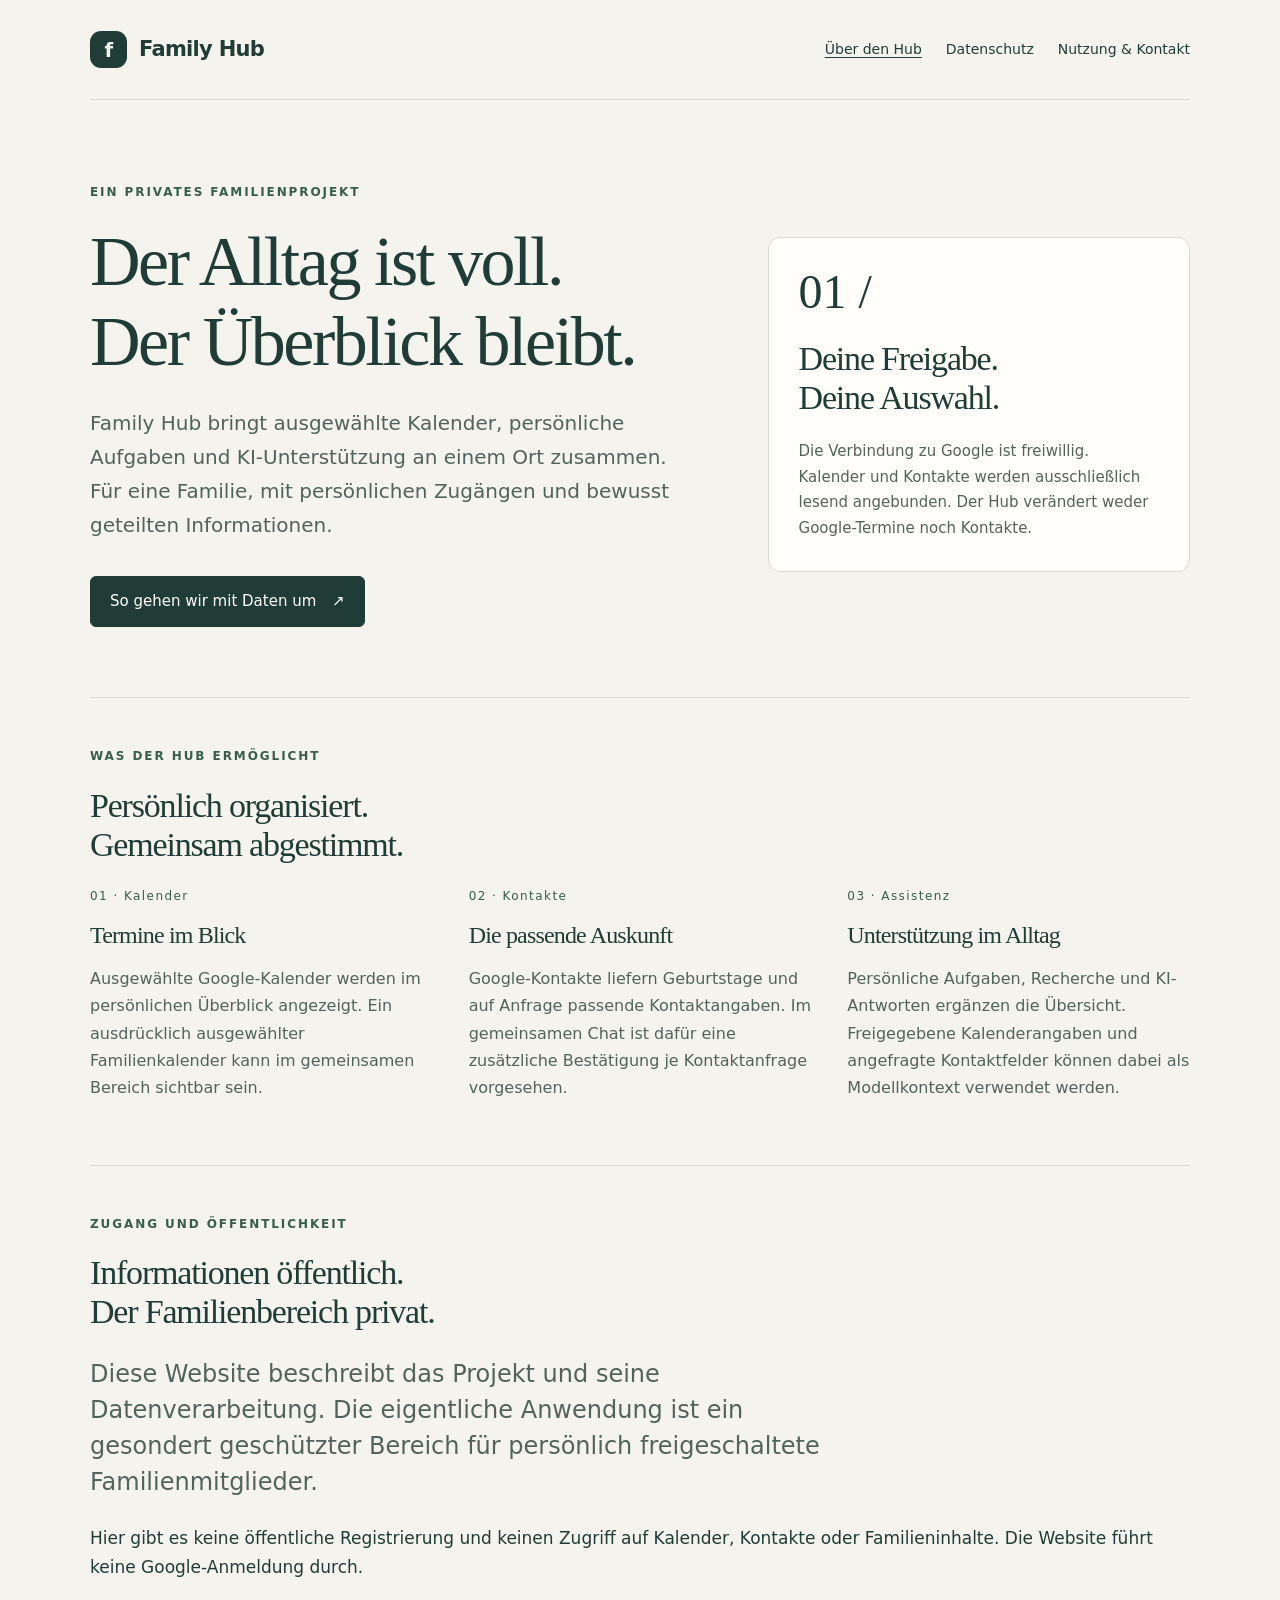
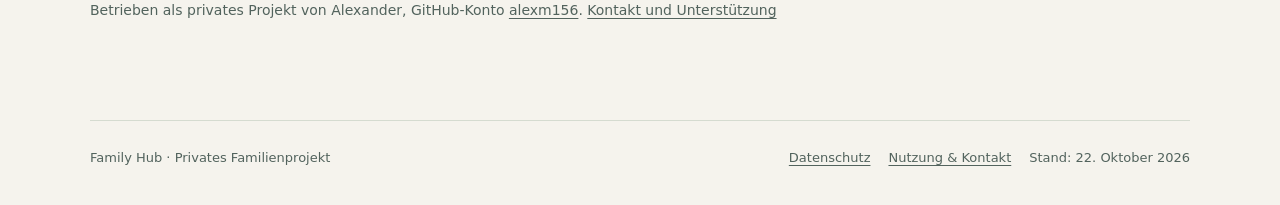
<file: index.html>
<!doctype html>
<html lang="de"><head><meta charset="utf-8"><meta name="viewport" content="width=device-width,initial-scale=1"><meta name="description" content="Family Hub ist ein privater digitaler Assistent für die Familie. Informationen zu Google-Kalendern, Kontakten und dem Umgang mit Daten."><meta name="color-scheme" content="light"><title>Family Hub · Ein gemeinsamer Überblick</title><link rel="stylesheet" href="styles.css"></head><body>
<a class="skip" href="#inhalt">Zum Inhalt</a><header><a class="brand" href="index.html"><span class="mark" aria-hidden="true">f</span>Family Hub</a><nav aria-label="Hauptnavigation"><a href="index.html" aria-current="page">Über den Hub</a><a href="datenschutz.html">Datenschutz</a><a href="nutzung.html">Nutzung &amp; Kontakt</a></nav></header>
<main id="inhalt"><section class="hero"><div><p class="eyebrow">Ein privates Familienprojekt</p><h1>Der Alltag ist voll.<br>Der Überblick bleibt.</h1><p class="lead">Family Hub bringt ausgewählte Kalender, persönliche Aufgaben und KI-Unterstützung an einem Ort zusammen. Für eine Familie, mit persönlichen Zugängen und bewusst geteilten Informationen.</p><a class="button" href="datenschutz.html">So gehen wir mit Daten um <span aria-hidden="true">↗</span></a></div><aside class="note" aria-label="Google-Anbindung"><span class="number" aria-hidden="true">01 /</span><h2>Deine Freigabe.<br>Deine Auswahl.</h2><p>Die Verbindung zu Google ist freiwillig. Kalender und Kontakte werden ausschließlich lesend angebunden. Der Hub verändert weder Google-Termine noch Kontakte.</p></aside></section>
<section class="section" aria-labelledby="funktionen"><p class="eyebrow">Was der Hub ermöglicht</p><h2 id="funktionen">Persönlich organisiert.<br>Gemeinsam abgestimmt.</h2><div class="columns"><article><span class="label">01 · Kalender</span><h3>Termine im Blick</h3><p>Ausgewählte Google-Kalender werden im persönlichen Überblick angezeigt. Ein ausdrücklich ausgewählter Familienkalender kann im gemeinsamen Bereich sichtbar sein.</p></article><article><span class="label">02 · Kontakte</span><h3>Die passende Auskunft</h3><p>Google-Kontakte liefern Geburtstage und auf Anfrage passende Kontaktangaben. Im gemeinsamen Chat ist dafür eine zusätzliche Bestätigung je Kontaktanfrage vorgesehen.</p></article><article><span class="label">03 · Assistenz</span><h3>Unterstützung im Alltag</h3><p>Persönliche Aufgaben, Recherche und KI-Antworten ergänzen die Übersicht. Freigegebene Kalenderangaben und angefragte Kontaktfelder können dabei als Modellkontext verwendet werden.</p></article></div></section>
<section class="section" aria-labelledby="zugang"><p class="eyebrow">Zugang und Öffentlichkeit</p><h2 id="zugang">Informationen öffentlich.<br>Der Familienbereich privat.</h2><p class="statement">Diese Website beschreibt das Projekt und seine Datenverarbeitung. Die eigentliche Anwendung ist ein gesondert geschützter Bereich für persönlich freigeschaltete Familienmitglieder.</p><p>Hier gibt es keine öffentliche Registrierung und keinen Zugriff auf Kalender, Kontakte oder Familieninhalte. Die Website führt keine Google-Anmeldung durch.</p><p class="small">Betrieben als privates Projekt von Alexander, GitHub-Konto <a href="https://github.com/alexm156" rel="noopener noreferrer">alexm156</a>. <a href="nutzung.html#kontakt">Kontakt und Unterstützung</a></p></section></main>
<footer><span>Family Hub · Privates Familienprojekt</span><div><a href="datenschutz.html">Datenschutz</a><a href="nutzung.html">Nutzung &amp; Kontakt</a><span>Stand: 22. Oktober 2026</span></div></footer></body></html>
</file>
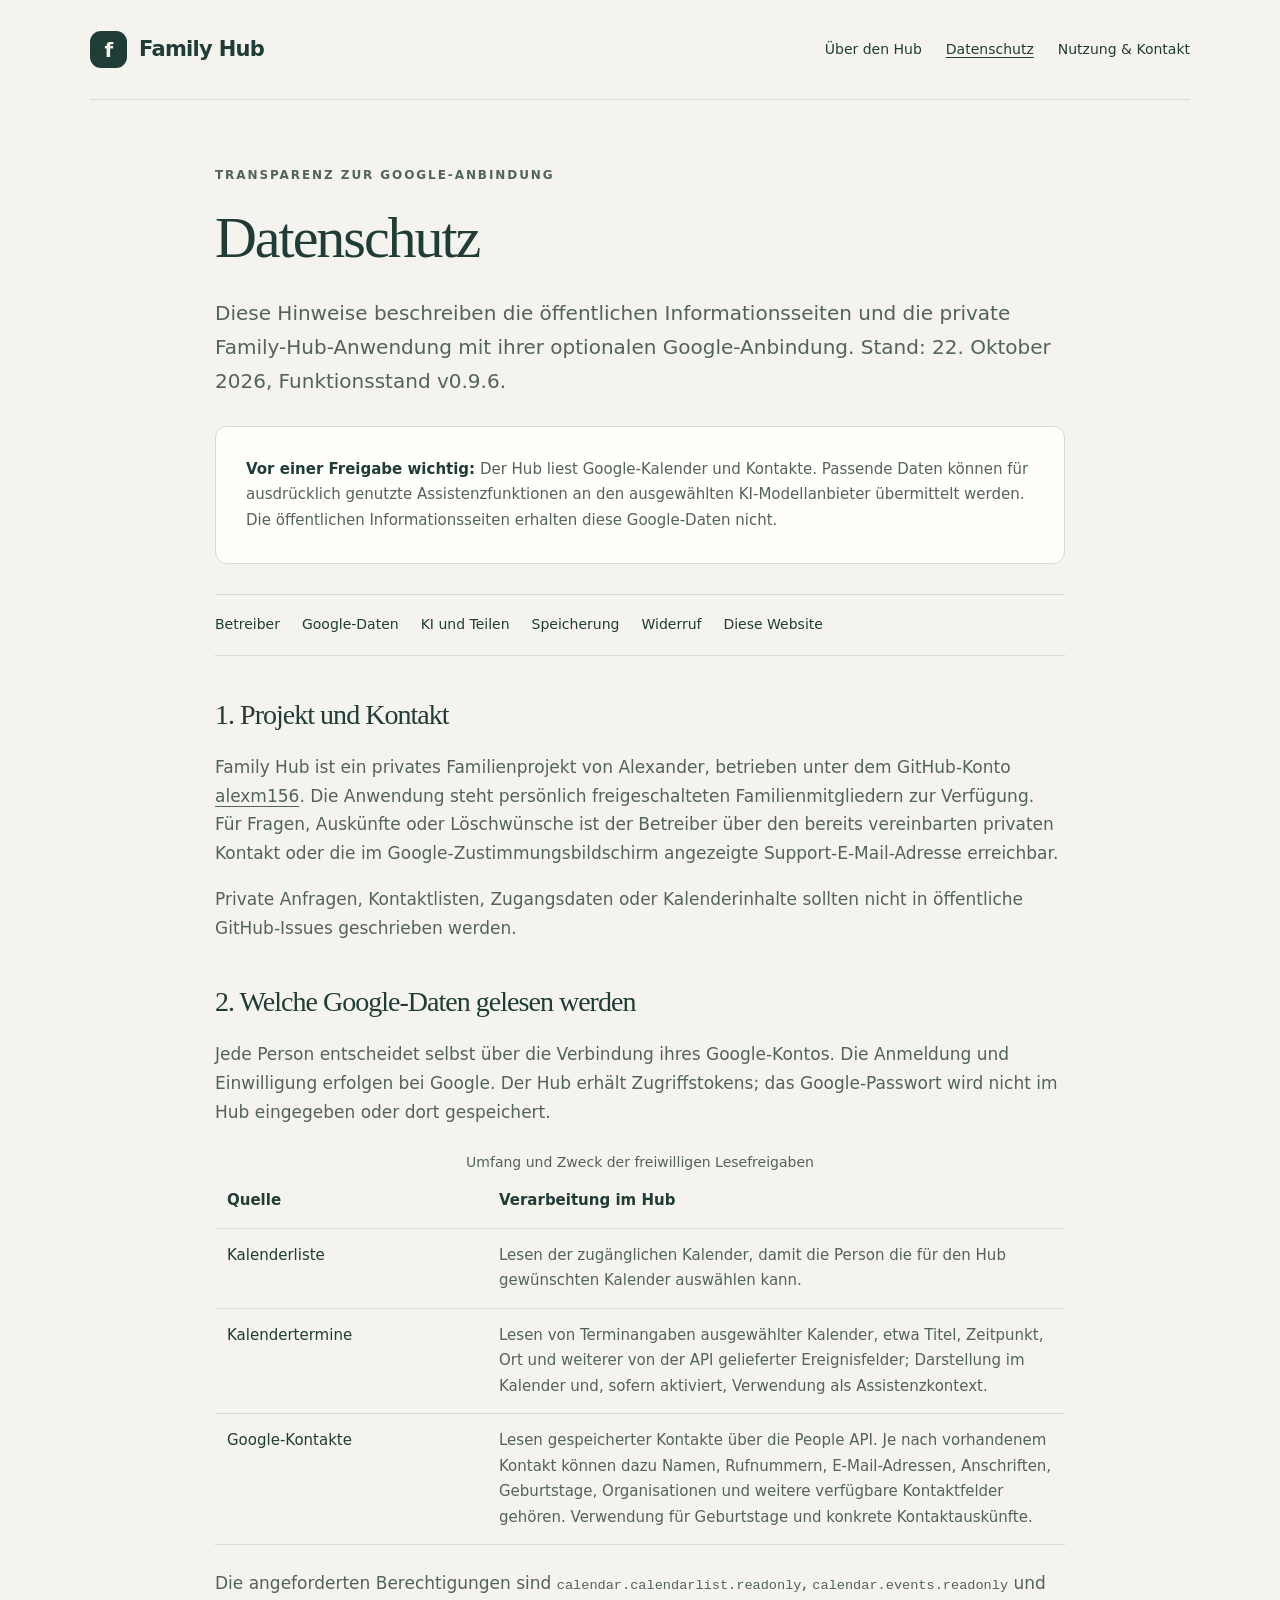
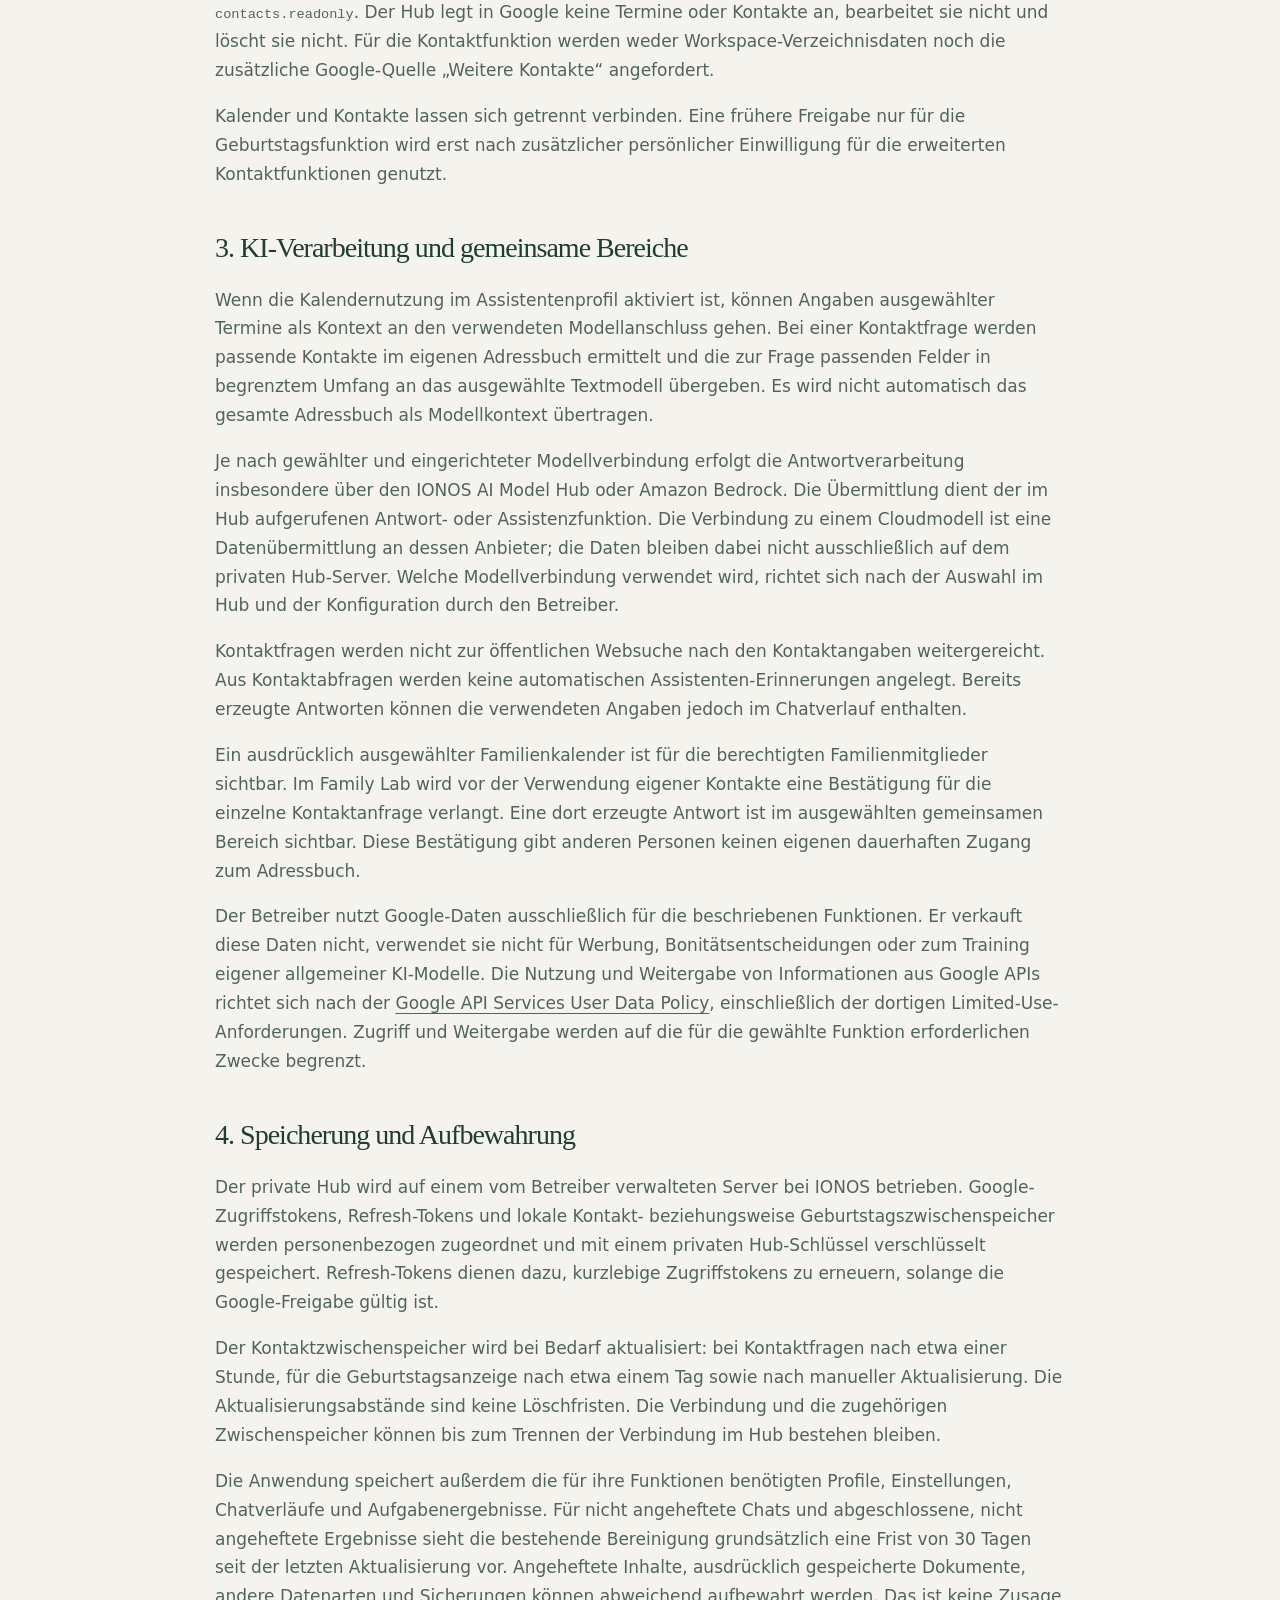
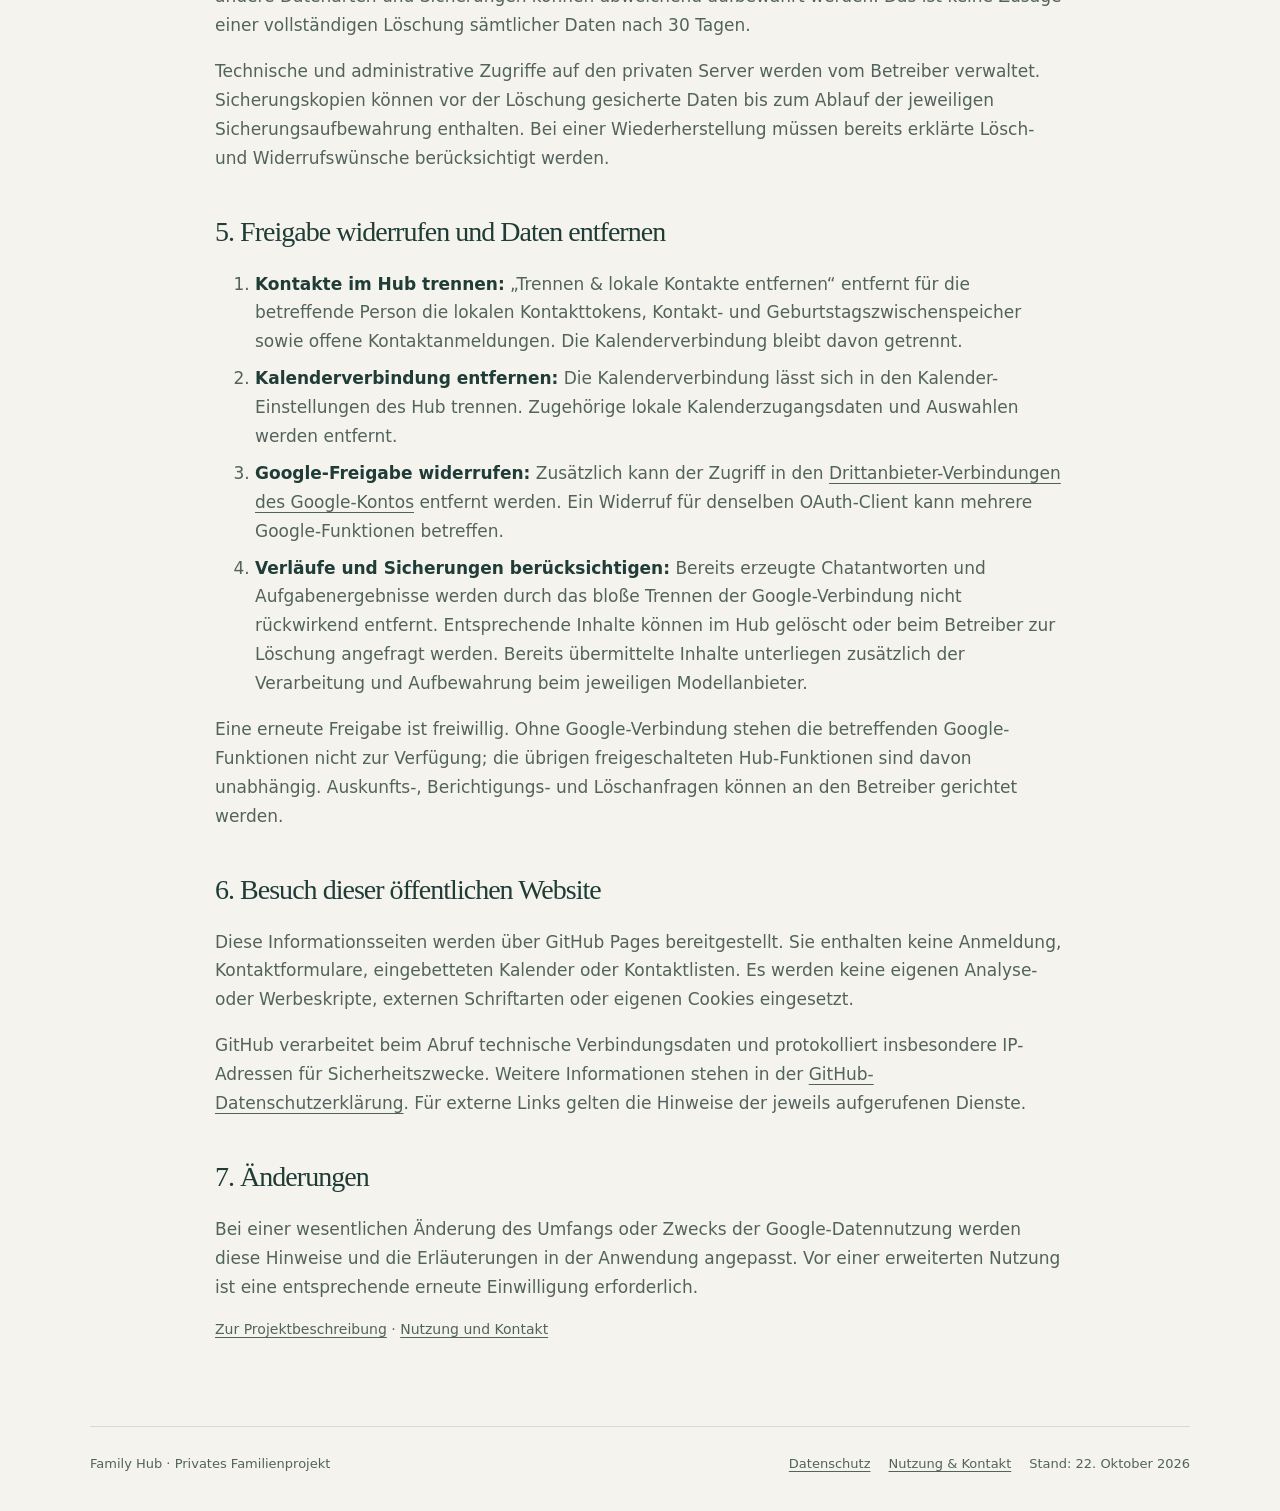
<file: datenschutz.html>
<!doctype html>
<html lang="de"><head><meta charset="utf-8"><meta name="viewport" content="width=device-width,initial-scale=1"><meta name="description" content="Wie Family Hub Google-Kalender und Kontakte liest, Daten speichert, KI-Anbieter einbindet und Freigaben widerrufen werden können."><meta name="color-scheme" content="light"><title>Datenschutz · Family Hub</title><link rel="stylesheet" href="styles.css"></head><body>
<a class="skip" href="#inhalt">Zum Inhalt</a><header><a class="brand" href="index.html"><span class="mark" aria-hidden="true">f</span>Family Hub</a><nav aria-label="Hauptnavigation"><a href="index.html">Über den Hub</a><a href="datenschutz.html" aria-current="page">Datenschutz</a><a href="nutzung.html">Nutzung &amp; Kontakt</a></nav></header>
<main id="inhalt"><article class="document"><p class="eyebrow">Transparenz zur Google-Anbindung</p><h1>Datenschutz</h1><p class="intro">Diese Hinweise beschreiben die öffentlichen Informationsseiten und die private Family-Hub-Anwendung mit ihrer optionalen Google-Anbindung. Stand: 22. Oktober 2026, Funktionsstand v0.9.6.</p><div class="note"><p><strong>Vor einer Freigabe wichtig:</strong> Der Hub liest Google-Kalender und Kontakte. Passende Daten können für ausdrücklich genutzte Assistenzfunktionen an den ausgewählten KI-Modellanbieter übermittelt werden. Die öffentlichen Informationsseiten erhalten diese Google-Daten nicht.</p></div>
<nav class="toc" aria-label="Inhalt dieser Seite"><a href="#betreiber">Betreiber</a><a href="#google">Google-Daten</a><a href="#ki">KI und Teilen</a><a href="#speicherung">Speicherung</a><a href="#widerruf">Widerruf</a><a href="#website">Diese Website</a></nav>
<h2 id="betreiber">1. Projekt und Kontakt</h2><p>Family Hub ist ein privates Familienprojekt von Alexander, betrieben unter dem GitHub-Konto <a href="https://github.com/alexm156" rel="noopener noreferrer">alexm156</a>. Die Anwendung steht persönlich freigeschalteten Familienmitgliedern zur Verfügung. Für Fragen, Auskünfte oder Löschwünsche ist der Betreiber über den bereits vereinbarten privaten Kontakt oder die im Google-Zustimmungsbildschirm angezeigte Support-E-Mail-Adresse erreichbar.</p><p>Private Anfragen, Kontaktlisten, Zugangsdaten oder Kalenderinhalte sollten nicht in öffentliche GitHub-Issues geschrieben werden.</p>
<h2 id="google">2. Welche Google-Daten gelesen werden</h2><p>Jede Person entscheidet selbst über die Verbindung ihres Google-Kontos. Die Anmeldung und Einwilligung erfolgen bei Google. Der Hub erhält Zugriffstokens; das Google-Passwort wird nicht im Hub eingegeben oder dort gespeichert.</p><table><caption class="small">Umfang und Zweck der freiwilligen Lesefreigaben</caption><thead><tr><th scope="col">Quelle</th><th scope="col">Verarbeitung im Hub</th></tr></thead><tbody><tr><td>Kalenderliste</td><td>Lesen der zugänglichen Kalender, damit die Person die für den Hub gewünschten Kalender auswählen kann.</td></tr><tr><td>Kalendertermine</td><td>Lesen von Terminangaben ausgewählter Kalender, etwa Titel, Zeitpunkt, Ort und weiterer von der API gelieferter Ereignisfelder; Darstellung im Kalender und, sofern aktiviert, Verwendung als Assistenzkontext.</td></tr><tr><td>Google-Kontakte</td><td>Lesen gespeicherter Kontakte über die People API. Je nach vorhandenem Kontakt können dazu Namen, Rufnummern, E-Mail-Adressen, Anschriften, Geburtstage, Organisationen und weitere verfügbare Kontaktfelder gehören. Verwendung für Geburtstage und konkrete Kontaktauskünfte.</td></tr></tbody></table><p>Die angeforderten Berechtigungen sind <code>calendar.calendarlist.readonly</code>, <code>calendar.events.readonly</code> und <code>contacts.readonly</code>. Der Hub legt in Google keine Termine oder Kontakte an, bearbeitet sie nicht und löscht sie nicht. Für die Kontaktfunktion werden weder Workspace-Verzeichnisdaten noch die zusätzliche Google-Quelle „Weitere Kontakte“ angefordert.</p><p>Kalender und Kontakte lassen sich getrennt verbinden. Eine frühere Freigabe nur für die Geburtstagsfunktion wird erst nach zusätzlicher persönlicher Einwilligung für die erweiterten Kontaktfunktionen genutzt.</p>
<h2 id="ki">3. KI-Verarbeitung und gemeinsame Bereiche</h2><p>Wenn die Kalendernutzung im Assistentenprofil aktiviert ist, können Angaben ausgewählter Termine als Kontext an den verwendeten Modellanschluss gehen. Bei einer Kontaktfrage werden passende Kontakte im eigenen Adressbuch ermittelt und die zur Frage passenden Felder in begrenztem Umfang an das ausgewählte Textmodell übergeben. Es wird nicht automatisch das gesamte Adressbuch als Modellkontext übertragen.</p><p>Je nach gewählter und eingerichteter Modellverbindung erfolgt die Antwortverarbeitung insbesondere über den IONOS AI Model Hub oder Amazon Bedrock. Die Übermittlung dient der im Hub aufgerufenen Antwort- oder Assistenzfunktion. Die Verbindung zu einem Cloudmodell ist eine Datenübermittlung an dessen Anbieter; die Daten bleiben dabei nicht ausschließlich auf dem privaten Hub-Server. Welche Modellverbindung verwendet wird, richtet sich nach der Auswahl im Hub und der Konfiguration durch den Betreiber.</p><p>Kontaktfragen werden nicht zur öffentlichen Websuche nach den Kontaktangaben weitergereicht. Aus Kontaktabfragen werden keine automatischen Assistenten-Erinnerungen angelegt. Bereits erzeugte Antworten können die verwendeten Angaben jedoch im Chatverlauf enthalten.</p><p>Ein ausdrücklich ausgewählter Familienkalender ist für die berechtigten Familienmitglieder sichtbar. Im Family Lab wird vor der Verwendung eigener Kontakte eine Bestätigung für die einzelne Kontaktanfrage verlangt. Eine dort erzeugte Antwort ist im ausgewählten gemeinsamen Bereich sichtbar. Diese Bestätigung gibt anderen Personen keinen eigenen dauerhaften Zugang zum Adressbuch.</p><p>Der Betreiber nutzt Google-Daten ausschließlich für die beschriebenen Funktionen. Er verkauft diese Daten nicht, verwendet sie nicht für Werbung, Bonitätsentscheidungen oder zum Training eigener allgemeiner KI-Modelle. Die Nutzung und Weitergabe von Informationen aus Google APIs richtet sich nach der <a href="https://developers.google.com/terms/api-services-user-data-policy" rel="noopener noreferrer">Google API Services User Data Policy</a>, einschließlich der dortigen Limited-Use-Anforderungen. Zugriff und Weitergabe werden auf die für die gewählte Funktion erforderlichen Zwecke begrenzt.</p>
<h2 id="speicherung">4. Speicherung und Aufbewahrung</h2><p>Der private Hub wird auf einem vom Betreiber verwalteten Server bei IONOS betrieben. Google-Zugriffstokens, Refresh-Tokens und lokale Kontakt- beziehungsweise Geburtstagszwischenspeicher werden personenbezogen zugeordnet und mit einem privaten Hub-Schlüssel verschlüsselt gespeichert. Refresh-Tokens dienen dazu, kurzlebige Zugriffstokens zu erneuern, solange die Google-Freigabe gültig ist.</p><p>Der Kontaktzwischenspeicher wird bei Bedarf aktualisiert: bei Kontaktfragen nach etwa einer Stunde, für die Geburtstagsanzeige nach etwa einem Tag sowie nach manueller Aktualisierung. Die Aktualisierungsabstände sind keine Löschfristen. Die Verbindung und die zugehörigen Zwischenspeicher können bis zum Trennen der Verbindung im Hub bestehen bleiben.</p><p>Die Anwendung speichert außerdem die für ihre Funktionen benötigten Profile, Einstellungen, Chatverläufe und Aufgabenergebnisse. Für nicht angeheftete Chats und abgeschlossene, nicht angeheftete Ergebnisse sieht die bestehende Bereinigung grundsätzlich eine Frist von 30 Tagen seit der letzten Aktualisierung vor. Angeheftete Inhalte, ausdrücklich gespeicherte Dokumente, andere Datenarten und Sicherungen können abweichend aufbewahrt werden. Das ist keine Zusage einer vollständigen Löschung sämtlicher Daten nach 30 Tagen.</p><p>Technische und administrative Zugriffe auf den privaten Server werden vom Betreiber verwaltet. Sicherungskopien können vor der Löschung gesicherte Daten bis zum Ablauf der jeweiligen Sicherungsaufbewahrung enthalten. Bei einer Wiederherstellung müssen bereits erklärte Lösch- und Widerrufswünsche berücksichtigt werden.</p>
<h2 id="widerruf">5. Freigabe widerrufen und Daten entfernen</h2><ol><li><strong>Kontakte im Hub trennen:</strong> „Trennen &amp; lokale Kontakte entfernen“ entfernt für die betreffende Person die lokalen Kontakttokens, Kontakt- und Geburtstagszwischenspeicher sowie offene Kontaktanmeldungen. Die Kalenderverbindung bleibt davon getrennt.</li><li><strong>Kalenderverbindung entfernen:</strong> Die Kalenderverbindung lässt sich in den Kalender-Einstellungen des Hub trennen. Zugehörige lokale Kalenderzugangsdaten und Auswahlen werden entfernt.</li><li><strong>Google-Freigabe widerrufen:</strong> Zusätzlich kann der Zugriff in den <a href="https://myaccount.google.com/connections" rel="noopener noreferrer">Drittanbieter-Verbindungen des Google-Kontos</a> entfernt werden. Ein Widerruf für denselben OAuth-Client kann mehrere Google-Funktionen betreffen.</li><li><strong>Verläufe und Sicherungen berücksichtigen:</strong> Bereits erzeugte Chatantworten und Aufgabenergebnisse werden durch das bloße Trennen der Google-Verbindung nicht rückwirkend entfernt. Entsprechende Inhalte können im Hub gelöscht oder beim Betreiber zur Löschung angefragt werden. Bereits übermittelte Inhalte unterliegen zusätzlich der Verarbeitung und Aufbewahrung beim jeweiligen Modellanbieter.</li></ol><p>Eine erneute Freigabe ist freiwillig. Ohne Google-Verbindung stehen die betreffenden Google-Funktionen nicht zur Verfügung; die übrigen freigeschalteten Hub-Funktionen sind davon unabhängig. Auskunfts-, Berichtigungs- und Löschanfragen können an den Betreiber gerichtet werden.</p>
<h2 id="website">6. Besuch dieser öffentlichen Website</h2><p>Diese Informationsseiten werden über GitHub Pages bereitgestellt. Sie enthalten keine Anmeldung, Kontaktformulare, eingebetteten Kalender oder Kontaktlisten. Es werden keine eigenen Analyse- oder Werbeskripte, externen Schriftarten oder eigenen Cookies eingesetzt.</p><p>GitHub verarbeitet beim Abruf technische Verbindungsdaten und protokolliert insbesondere IP-Adressen für Sicherheitszwecke. Weitere Informationen stehen in der <a href="https://docs.github.com/en/site-policy/privacy-policies/github-general-privacy-statement" rel="noopener noreferrer">GitHub-Datenschutzerklärung</a>. Für externe Links gelten die Hinweise der jeweils aufgerufenen Dienste.</p>
<h2>7. Änderungen</h2><p>Bei einer wesentlichen Änderung des Umfangs oder Zwecks der Google-Datennutzung werden diese Hinweise und die Erläuterungen in der Anwendung angepasst. Vor einer erweiterten Nutzung ist eine entsprechende erneute Einwilligung erforderlich.</p><p class="small"><a href="index.html">Zur Projektbeschreibung</a> · <a href="nutzung.html">Nutzung und Kontakt</a></p></article></main>
<footer><span>Family Hub · Privates Familienprojekt</span><div><a href="datenschutz.html">Datenschutz</a><a href="nutzung.html">Nutzung &amp; Kontakt</a><span>Stand: 22. Oktober 2026</span></div></footer></body></html>
</file>
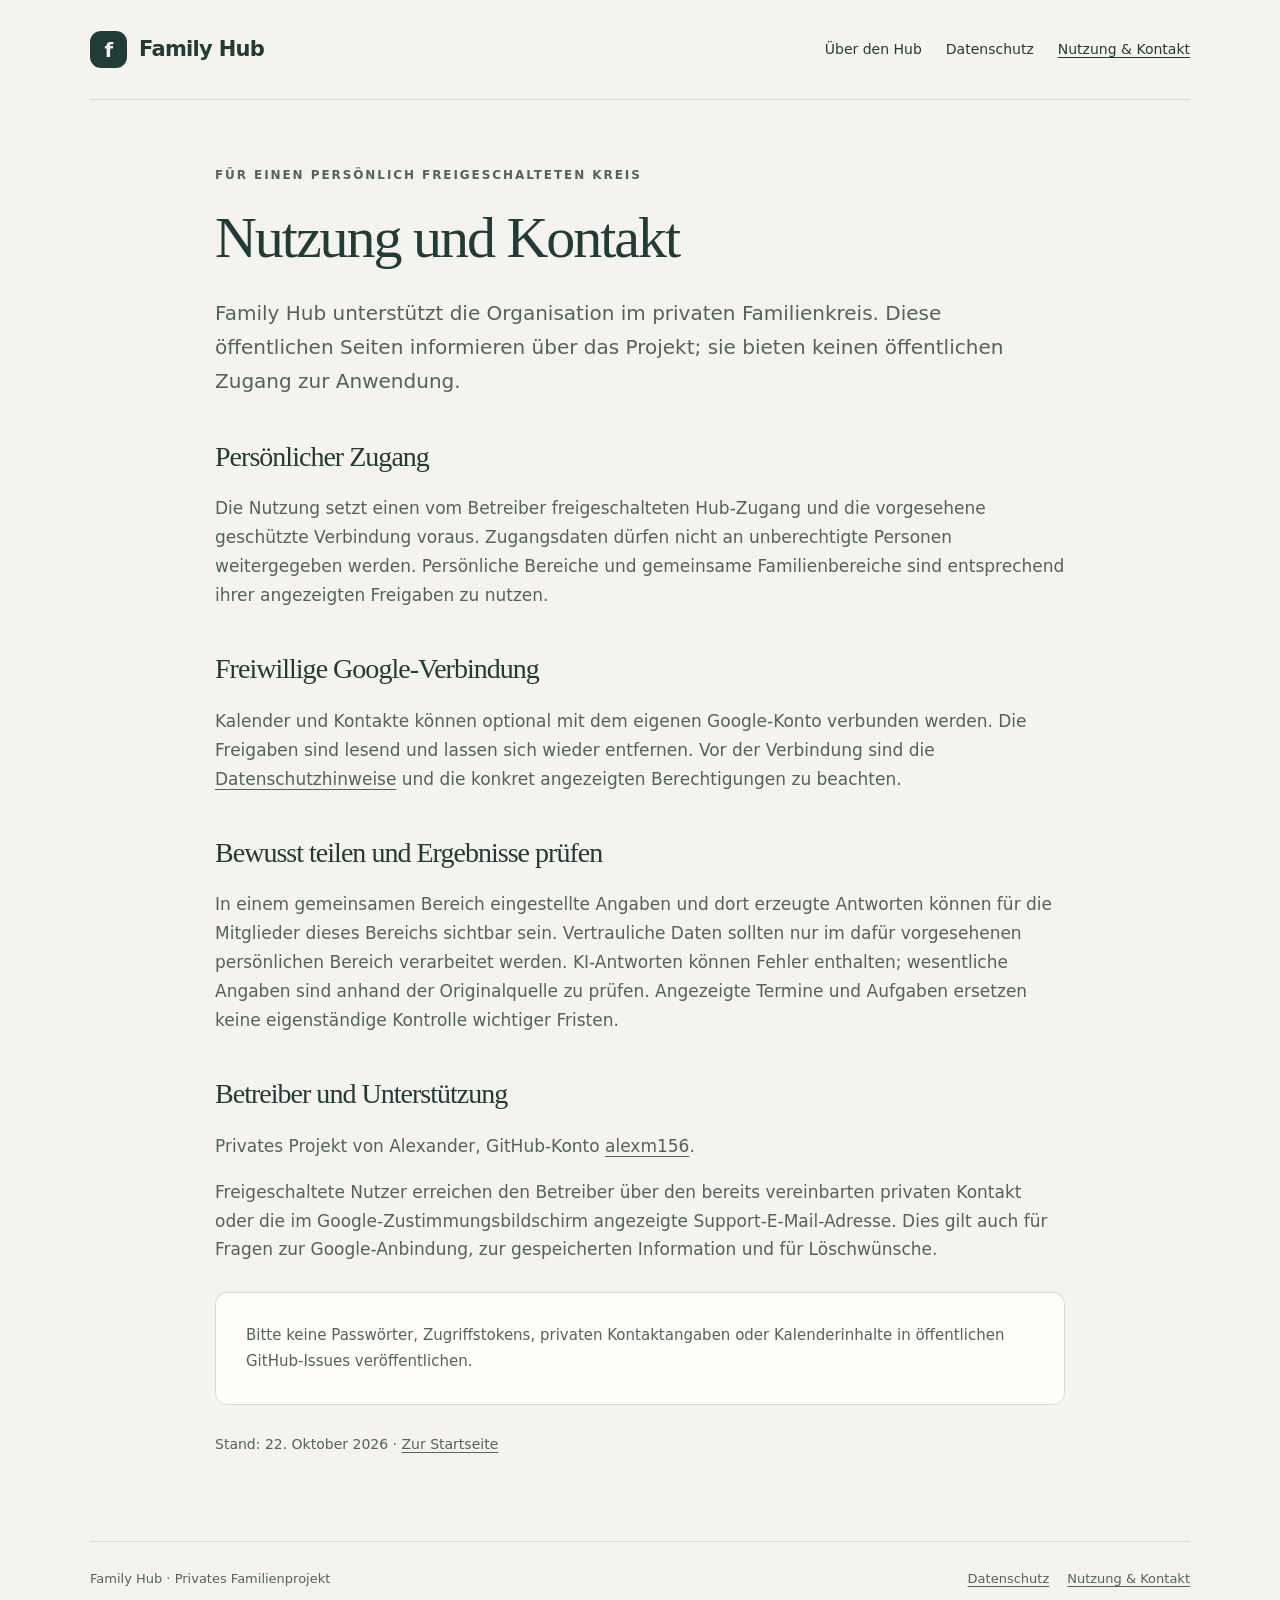
<file: nutzung.html>
<!doctype html>
<html lang="de"><head><meta charset="utf-8"><meta name="viewport" content="width=device-width,initial-scale=1"><meta name="description" content="Hinweise zum privaten Zugang, zur freiwilligen Google-Anbindung und zur Kontaktaufnahme für Family Hub."><meta name="color-scheme" content="light"><title>Nutzung und Kontakt · Family Hub</title><link rel="stylesheet" href="styles.css"></head><body>
<a class="skip" href="#inhalt">Zum Inhalt</a><header><a class="brand" href="index.html"><span class="mark" aria-hidden="true">f</span>Family Hub</a><nav aria-label="Hauptnavigation"><a href="index.html">Über den Hub</a><a href="datenschutz.html">Datenschutz</a><a href="nutzung.html" aria-current="page">Nutzung &amp; Kontakt</a></nav></header>
<main id="inhalt"><article class="document"><p class="eyebrow">Für einen persönlich freigeschalteten Kreis</p><h1>Nutzung und Kontakt</h1><p class="intro">Family Hub unterstützt die Organisation im privaten Familienkreis. Diese öffentlichen Seiten informieren über das Projekt; sie bieten keinen öffentlichen Zugang zur Anwendung.</p><h2>Persönlicher Zugang</h2><p>Die Nutzung setzt einen vom Betreiber freigeschalteten Hub-Zugang und die vorgesehene geschützte Verbindung voraus. Zugangsdaten dürfen nicht an unberechtigte Personen weitergegeben werden. Persönliche Bereiche und gemeinsame Familienbereiche sind entsprechend ihrer angezeigten Freigaben zu nutzen.</p><h2>Freiwillige Google-Verbindung</h2><p>Kalender und Kontakte können optional mit dem eigenen Google-Konto verbunden werden. Die Freigaben sind lesend und lassen sich wieder entfernen. Vor der Verbindung sind die <a href="datenschutz.html">Datenschutzhinweise</a> und die konkret angezeigten Berechtigungen zu beachten.</p><h2>Bewusst teilen und Ergebnisse prüfen</h2><p>In einem gemeinsamen Bereich eingestellte Angaben und dort erzeugte Antworten können für die Mitglieder dieses Bereichs sichtbar sein. Vertrauliche Daten sollten nur im dafür vorgesehenen persönlichen Bereich verarbeitet werden. KI-Antworten können Fehler enthalten; wesentliche Angaben sind anhand der Originalquelle zu prüfen. Angezeigte Termine und Aufgaben ersetzen keine eigenständige Kontrolle wichtiger Fristen.</p><h2 id="kontakt">Betreiber und Unterstützung</h2><p>Privates Projekt von Alexander, GitHub-Konto <a href="https://github.com/alexm156" rel="noopener noreferrer">alexm156</a>.</p><p>Freigeschaltete Nutzer erreichen den Betreiber über den bereits vereinbarten privaten Kontakt oder die im Google-Zustimmungsbildschirm angezeigte Support-E-Mail-Adresse. Dies gilt auch für Fragen zur Google-Anbindung, zur gespeicherten Information und für Löschwünsche.</p><div class="note"><p>Bitte keine Passwörter, Zugriffstokens, privaten Kontaktangaben oder Kalenderinhalte in öffentlichen GitHub-Issues veröffentlichen.</p></div><p class="small">Stand: 22. Oktober 2026 · <a href="index.html">Zur Startseite</a></p></article></main>
<footer><span>Family Hub · Privates Familienprojekt</span><div><a href="datenschutz.html">Datenschutz</a><a href="nutzung.html">Nutzung &amp; Kontakt</a></div></footer></body></html>
</file>
<file: styles.css>
:root{color-scheme:light;--paper:#f5f3ed;--ink:#203c37;--muted:#52635d;--line:#d5dbd0;--white:#fffefa;--accent:#385e4b}*{box-sizing:border-box}html{scroll-behavior:smooth}body{margin:0;background:var(--paper);color:var(--ink);font:17px/1.7 system-ui,-apple-system,BlinkMacSystemFont,"Segoe UI",sans-serif}a{color:inherit;text-underline-offset:.22em}a:hover{color:#1a5d40}a:focus-visible{outline:3px solid #a56721;outline-offset:5px}header,main,footer{width:min(1100px,calc(100% - 64px));margin:auto}header{display:flex;justify-content:space-between;align-items:center;gap:24px;min-height:100px;border-bottom:1px solid var(--line)}.brand{display:flex;gap:12px;align-items:center;font-size:21px;font-weight:700;text-decoration:none;letter-spacing:-.7px}.mark{display:grid;place-items:center;background:var(--ink);color:var(--paper);width:37px;height:37px;border-radius:11px;font-size:20px}nav{display:flex;flex-wrap:wrap;gap:24px;font-size:14px}nav a{text-decoration:none}nav a[aria-current=page]{text-decoration:underline}.eyebrow{text-transform:uppercase;letter-spacing:.16em;font-size:12px;font-weight:650;color:var(--accent);margin:0 0 20px}.hero{padding:82px 0 70px;display:grid;grid-template-columns:1.45fr 1fr;gap:65px;align-items:center}h1,h2,h3{font-family:Georgia,"Times New Roman",serif;font-weight:400;line-height:1.14;letter-spacing:-.035em}h1{font-size:clamp(42px,5.5vw,70px);margin:0 0 24px;max-width:760px}h2{font-size:34px;margin:0 0 22px}h3{font-size:24px;margin:0 0 12px}.lead{font-size:20px;color:var(--muted);max-width:650px}.button{display:inline-flex;align-items:center;gap:16px;padding:12px 19px;background:var(--ink);border:1px solid var(--ink);border-radius:6px;color:var(--white);text-decoration:none;font-size:15px;margin-top:14px}.button:hover{background:#305347;color:var(--white)}.note{border:1px solid var(--line);background:var(--white);padding:30px;border-radius:12px}.note p{font-size:15px;color:var(--muted);margin:12px 0 0}.note .number{font:48px/1 Georgia,serif;margin-bottom:24px;display:block}.section{border-top:1px solid var(--line);padding:48px 0}.columns{display:grid;grid-template-columns:repeat(3,1fr);gap:36px}.columns p{font-size:16px;color:var(--muted)}.label{font-size:12px;letter-spacing:.12em;color:var(--accent);display:block;margin-bottom:15px}.statement{max-width:780px;font-size:24px;color:var(--muted);line-height:1.5}.small{font-size:14px;color:var(--muted)}footer{border-top:1px solid var(--line);margin-top:35px;padding:26px 0 36px;display:flex;justify-content:space-between;gap:25px;align-items:center;font-size:13px;color:var(--muted)}footer div{display:flex;gap:18px;flex-wrap:wrap}.document{max-width:850px;margin:0 auto;padding:65px 0 35px}.document h1{font-size:clamp(40px,6vw,58px)}.document h2{font-size:28px;margin-top:43px}.document h3{font-size:22px;margin-top:28px}.document p,.document li{color:var(--muted)}.document li{margin:8px 0}.document strong{color:var(--ink)}.document .intro{font-size:20px}.document .note{margin:28px 0}.document .note p{margin:0}.toc{border-top:1px solid var(--line);border-bottom:1px solid var(--line);padding:18px 0;margin:30px 0;display:flex;flex-wrap:wrap;gap:10px 22px;font-size:14px}table{width:100%;border-collapse:collapse;font-size:15px;margin:24px 0}td,th{text-align:left;vertical-align:top;padding:14px 12px;border-bottom:1px solid var(--line)}th{font-weight:650}td:first-child{width:32%;color:var(--ink)}td{color:var(--muted)}code{font-size:.8em;overflow-wrap:anywhere}.skip{position:absolute;left:18px;top:-70px;background:var(--ink);color:white;padding:8px 16px;z-index:2}.skip:focus{top:10px}@media(max-width:760px){header,main,footer{width:calc(100% - 38px)}header{min-height:90px;align-items:flex-start;padding:22px 0;gap:14px;flex-direction:column}nav{gap:18px;font-size:13px}.hero{grid-template-columns:1fr;gap:28px;padding:48px 0}.lead{font-size:18px}.columns{grid-template-columns:1fr;gap:24px}.section{padding:32px 0}.note{padding:24px}.note .number{font-size:38px;margin-bottom:16px}.statement{font-size:21px}.document{padding-top:38px}footer{align-items:flex-start;flex-direction:column}td,th{padding:12px 5px;font-size:14px}}@media(prefers-reduced-motion:reduce){html{scroll-behavior:auto}}
</file>
